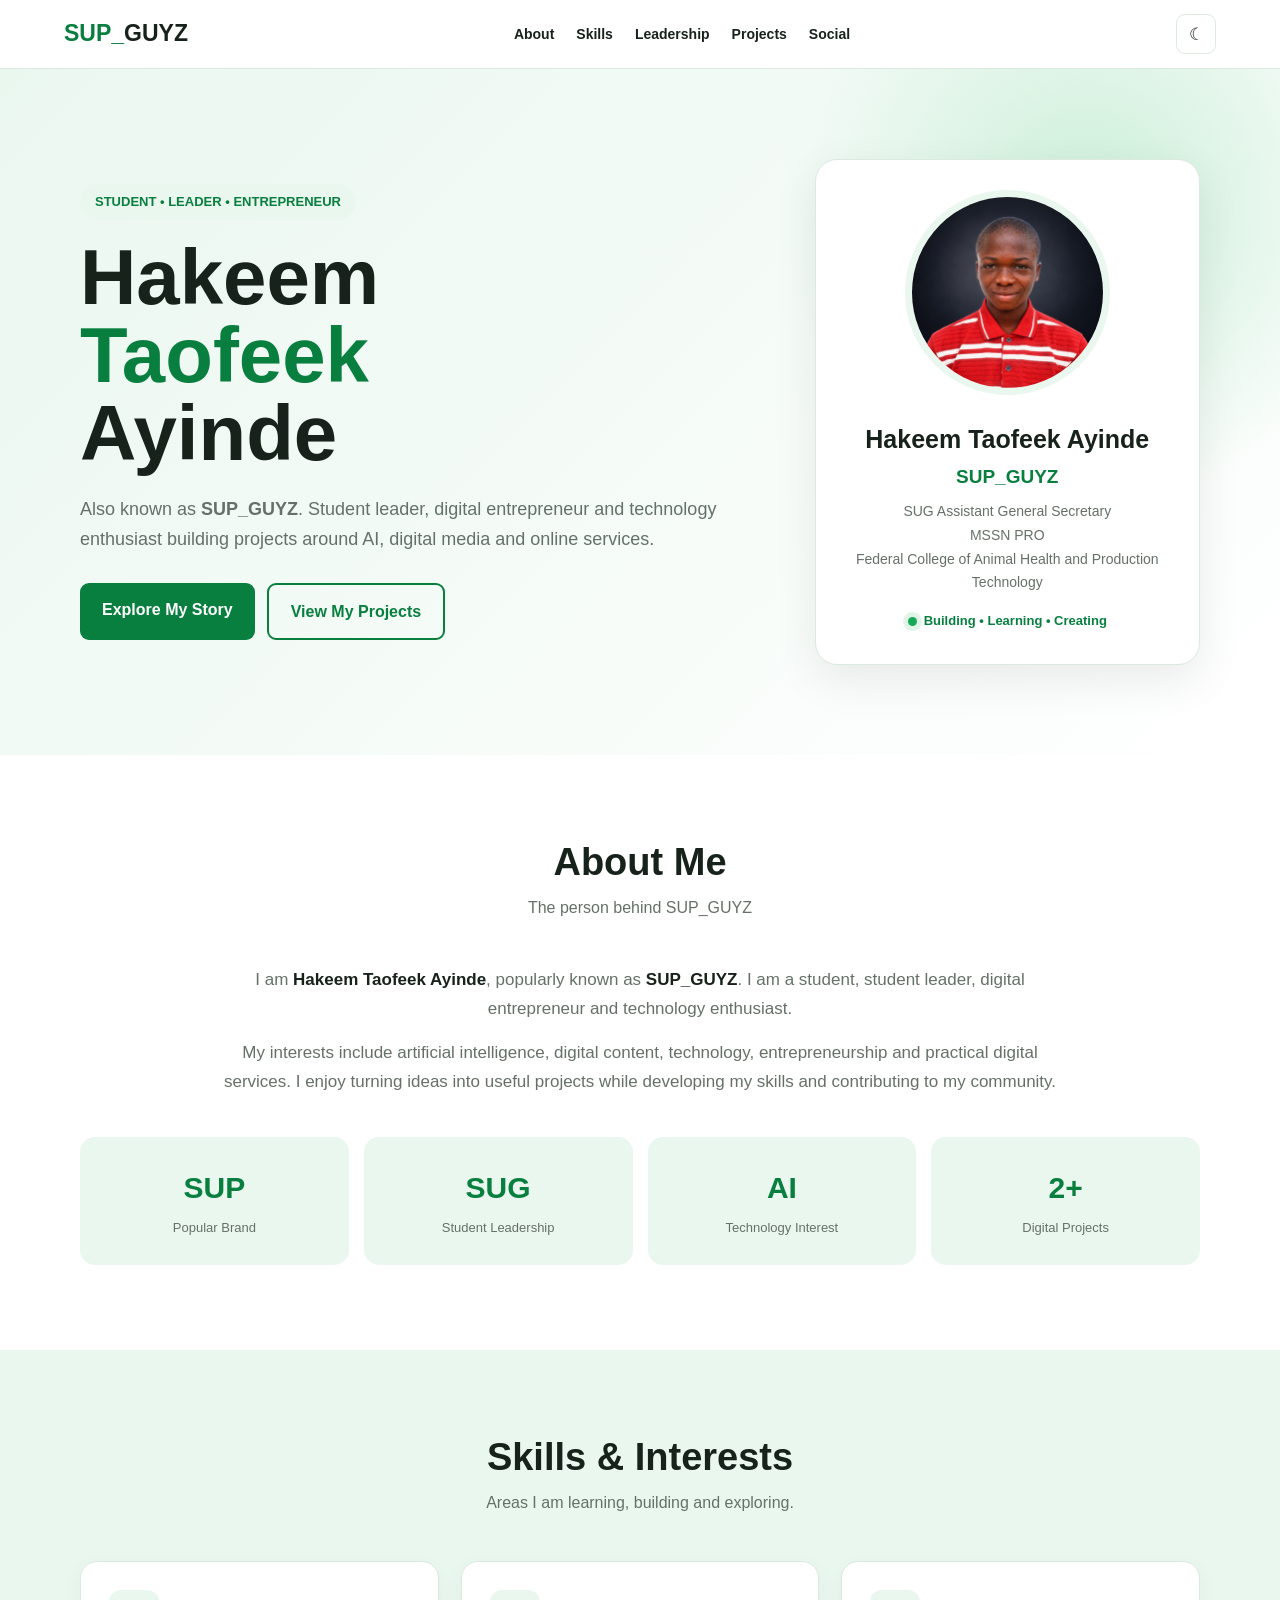
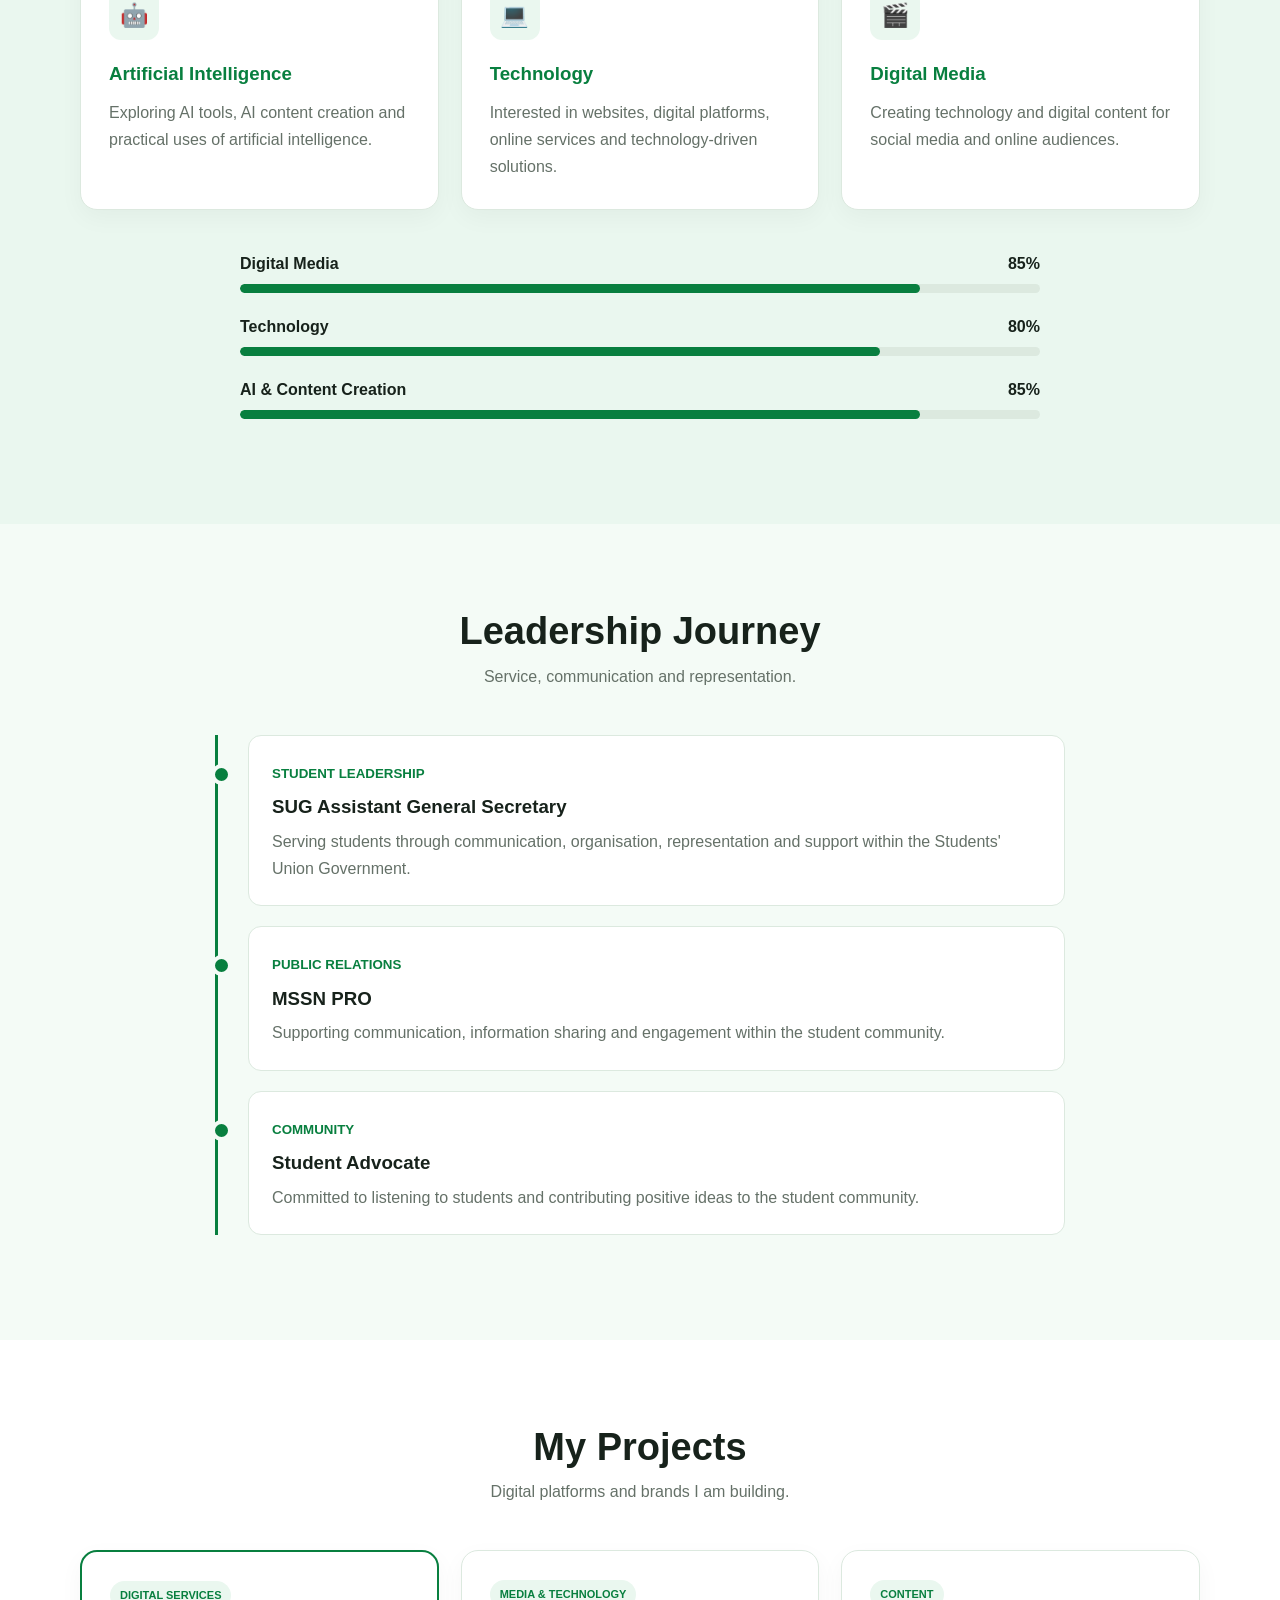
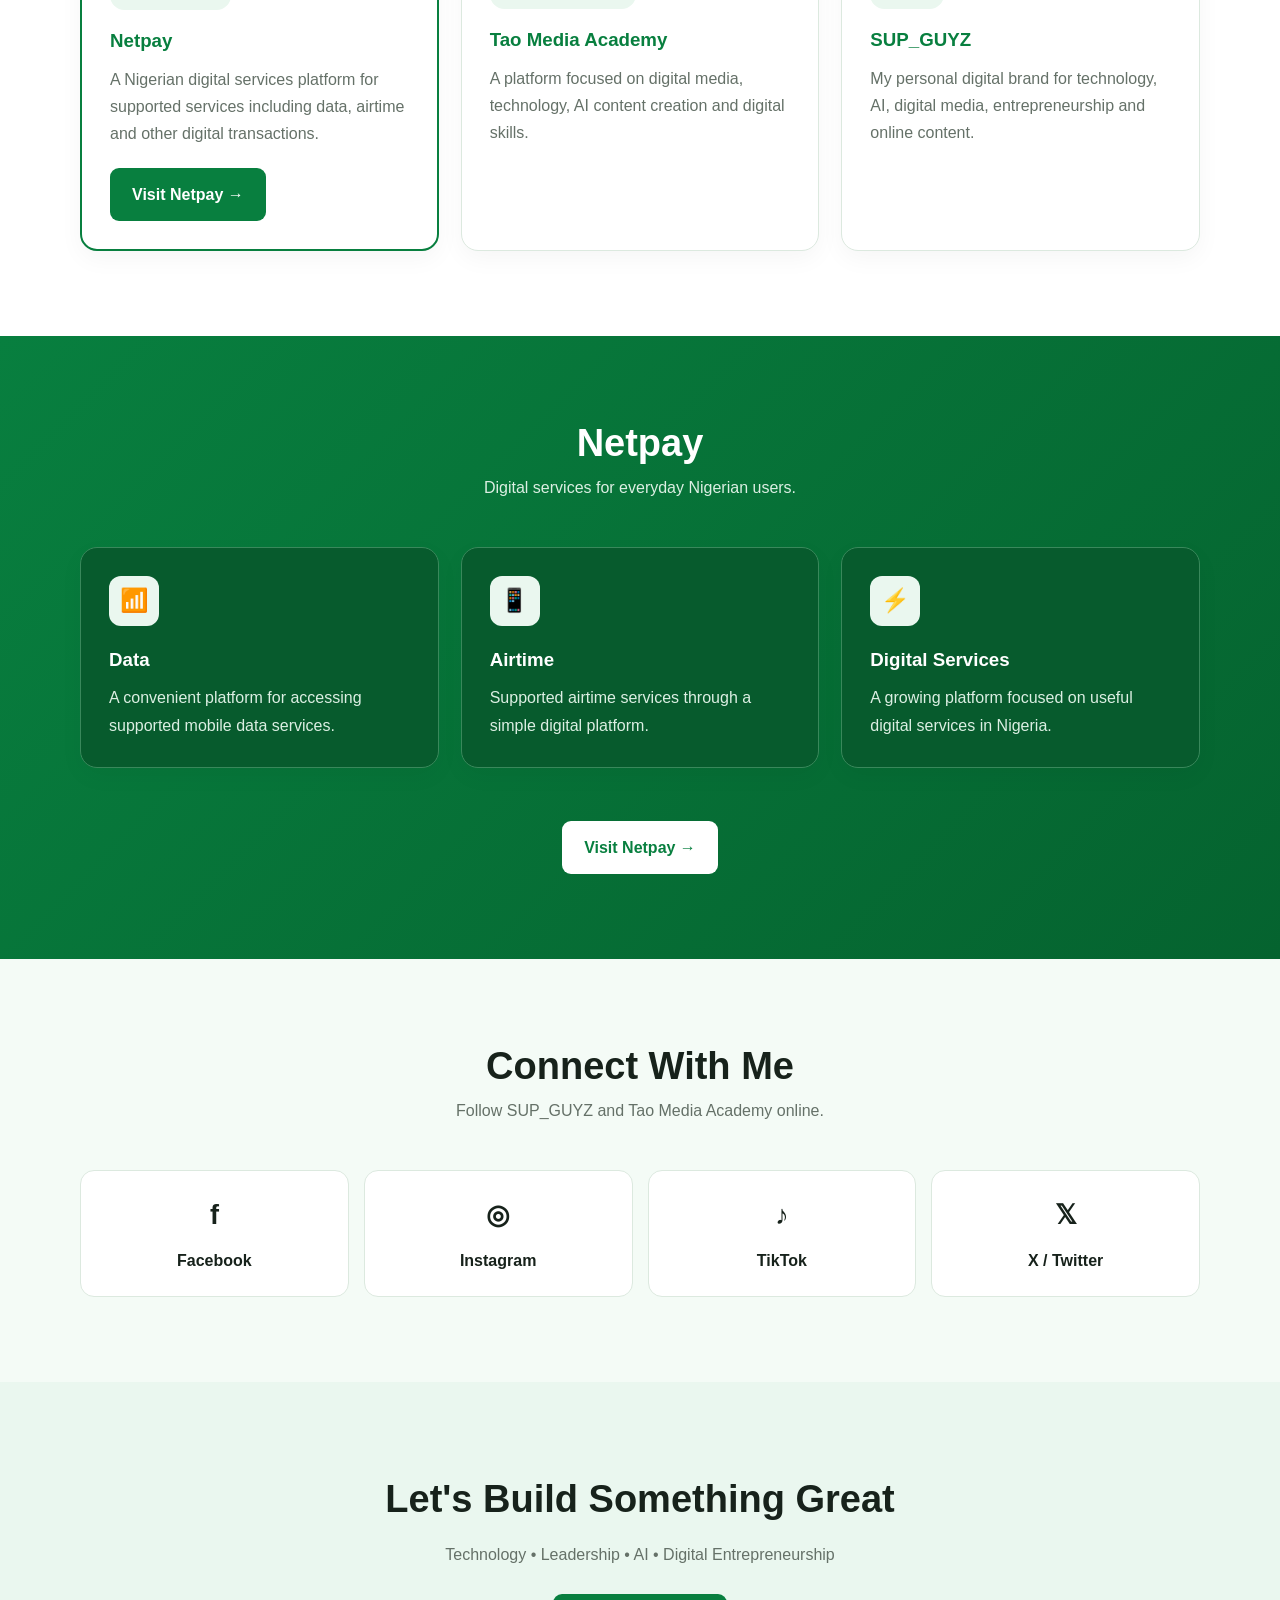
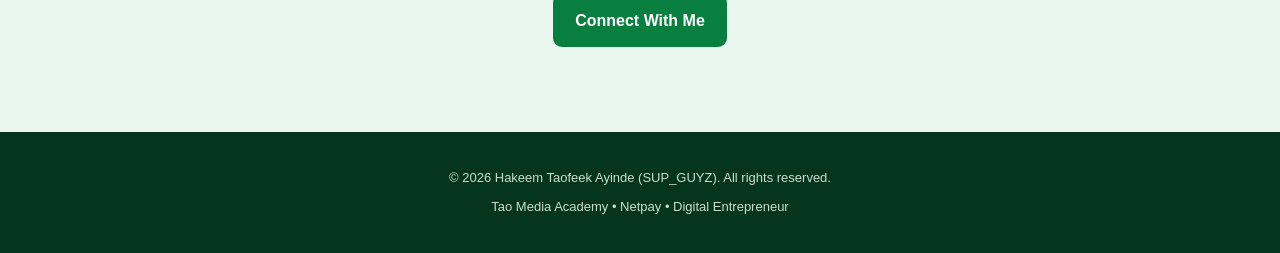
<file: index.html>
<!DOCTYPE html>
<html lang="en">
<head>
<meta charset="UTF-8">
<meta name="viewport" content="width=device-width, initial-scale=1.0">

<meta name="google-site-verification" content="IPFIKmFvtoQdLbRA_IsdgafdKXvmxO_IPjUXM6lC2Ks">

<title>Hakeem Taofeek Ayinde (SUP_GUYZ) | Digital Entrepreneur</title>

<meta name="description" content="Official website of Hakeem Taofeek Ayinde, popularly known as SUP_GUYZ — student leader, digital entrepreneur, technology enthusiast, founder of Tao Media Academy and Netpay.">

<meta name="keywords" content="Hakeem Taofeek Ayinde, SUP_GUYZ, Sup Guyz, Tao Media Academy, Netpay, cheap data, cheap data website, buy data online Nigeria, airtime website, VTU website, digital services Nigeria, SUG Assistant General Secretary, MSSN PRO">

<meta name="author" content="Hakeem Taofeek Ayinde">
<meta name="robots" content="index, follow">

<link rel="canonical" href="https://taofeek4.github.io/hakeem-taofeek-sug/">

<meta property="og:type" content="profile">
<meta property="og:title" content="Hakeem Taofeek Ayinde (SUP_GUYZ)">
<meta property="og:description" content="Student leader, digital entrepreneur and technology enthusiast.">
<meta property="og:url" content="https://taofeek4.github.io/hakeem-taofeek-sug/">

<script type="application/ld+json">
{
 "@context":"https://schema.org",
 "@type":"Person",
 "name":"Hakeem Taofeek Ayinde",
 "alternateName":"SUP_GUYZ",
 "url":"https://taofeek4.github.io/hakeem-taofeek-sug/",
 "description":"Student leader, digital entrepreneur and technology enthusiast.",
 "jobTitle":["SUG Assistant General Secretary","MSSN PRO"],
 "sameAs":[
  "https://www.facebook.com/profile.php?id=61594599100468",
  "https://www.instagram.com/taomediaacademy1/",
  "https://www.tiktok.com/@sup_guyz001",
  "https://x.com/Taomediaacademy",
  "https://netpay.com.ng/"
 ]
}
</script>

<style>
:root{
 --green:#087f3f;
 --dark:#05632f;
 --deep:#06351d;
 --light:#eaf7ef;
 --lighter:#f4fbf6;
 --white:#fff;
 --text:#17221b;
 --muted:#657168;
 --border:#dce9df;
 --shadow:0 15px 45px rgba(0,0,0,.08);
}

*{box-sizing:border-box;margin:0;padding:0}

html{scroll-behavior:smooth}

body{
 font-family:Arial,Helvetica,sans-serif;
 background:var(--lighter);
 color:var(--text);
 line-height:1.7;
 overflow-x:hidden;
 transition:.3s;
}

body.dark{
 --lighter:#0c1510;
 --white:#111c15;
 --text:#f1f7f3;
 --muted:#a9b9ae;
 --border:#26392d;
 --light:#15291d;
 --deep:#020d07;
}

a{text-decoration:none;color:inherit}

.container{
 width:min(1120px,90%);
 margin:auto;
}

nav{
 position:sticky;
 top:0;
 z-index:999;
 background:rgba(255,255,255,.94);
 backdrop-filter:blur(15px);
 border-bottom:1px solid var(--border);
 padding:14px 5%;
 display:flex;
 align-items:center;
 justify-content:space-between;
}

body.dark nav{background:rgba(17,28,21,.94)}

.logo{
 font-size:23px;
 font-weight:900;
 color:var(--green);
}

.logo span{color:var(--text)}

.navlinks{
 display:flex;
 gap:22px;
 list-style:none;
}

.navlinks a{
 font-size:14px;
 font-weight:700;
}

.navlinks a:hover{color:var(--green)}

.nav-actions{
 display:flex;
 align-items:center;
 gap:10px;
}

.theme,.menu{
 border:1px solid var(--border);
 background:var(--white);
 color:var(--text);
 width:40px;
 height:40px;
 border-radius:9px;
 cursor:pointer;
 font-size:17px;
}

.menu{display:none}

.hero{
 position:relative;
 padding:90px 0;
 overflow:hidden;
 background:
 radial-gradient(circle at 85% 20%,#ccefd9,transparent 25%),
 linear-gradient(135deg,#eaf7ef,#fff);
}

body.dark .hero{
 background:
 radial-gradient(circle at 85% 20%,#163b25,transparent 25%),
 linear-gradient(135deg,#0d1c13,#0c1510);
}

.hero-grid{
 display:grid;
 grid-template-columns:1.4fr .8fr;
 gap:60px;
 align-items:center;
}

.badge{
 display:inline-block;
 padding:7px 15px;
 border-radius:30px;
 background:var(--light);
 color:var(--green);
 font-size:13px;
 font-weight:800;
 margin-bottom:18px;
 animation:fadeUp .8s ease;
}

.hero h1{
 font-size:clamp(45px,7vw,78px);
 line-height:1;
 margin-bottom:22px;
 animation:fadeUp 1s ease;
}

.hero h1 span{color:var(--green)}

.hero-text{
 max-width:650px;
 color:var(--muted);
 font-size:18px;
 animation:fadeUp 1.2s ease;
}

.buttons{
 display:flex;
 gap:12px;
 flex-wrap:wrap;
 margin-top:28px;
}

.btn{
 display:inline-block;
 padding:13px 22px;
 border-radius:9px;
 font-weight:800;
 transition:.25s;
}

.primary{
 background:var(--green);
 color:white;
}

.primary:hover{
 background:var(--dark);
 transform:translateY(-3px);
}

.outline{
 border:2px solid var(--green);
 color:var(--green);
}

.outline:hover{
 background:var(--green);
 color:white;
}

.profile{
 background:var(--white);
 padding:30px;
 border-radius:22px;
 text-align:center;
 box-shadow:var(--shadow);
 border:1px solid var(--border);
 animation:float 4s ease-in-out infinite;
}

.profile img{
 width:205px;
 height:205px;
 object-fit:cover;
 border-radius:50%;
 border:7px solid var(--light);
}

.profile h2{
 margin-top:15px;
 font-size:25px;
}

.alias{
 color:var(--green);
 font-weight:900;
 font-size:19px;
}

.profile p{
 color:var(--muted);
 font-size:14px;
 margin-top:7px;
}

.status{
 display:inline-flex;
 align-items:center;
 gap:7px;
 margin-top:15px;
 font-size:13px;
 color:var(--green);
 font-weight:700;
}

.dot{
 width:9px;
 height:9px;
 background:#18a957;
 border-radius:50%;
 box-shadow:0 0 0 5px #18a95722;
}

section{padding:85px 0}

.section-head{
 text-align:center;
 margin-bottom:45px;
}

.section-head h2{
 font-size:38px;
 line-height:1.2;
 margin-bottom:8px;
}

.section-head p{color:var(--muted)}

.about{
 background:var(--white);
}

.about-content{
 max-width:850px;
 margin:auto;
 text-align:center;
 font-size:17px;
 color:var(--muted);
}

.about-content strong{color:var(--text)}

.stats{
 display:grid;
 grid-template-columns:repeat(4,1fr);
 gap:15px;
 margin-top:40px;
}

.stat{
 background:var(--light);
 padding:25px 15px;
 border-radius:15px;
 text-align:center;
}

.stat strong{
 display:block;
 color:var(--green);
 font-size:30px;
}

.stat span{
 color:var(--muted);
 font-size:13px;
}

.cards{
 display:grid;
 grid-template-columns:repeat(3,1fr);
 gap:22px;
}

.card{
 background:var(--white);
 border:1px solid var(--border);
 padding:28px;
 border-radius:17px;
 box-shadow:0 8px 25px rgba(0,0,0,.04);
 transition:.3s;
}

.card:hover{
 transform:translateY(-7px);
 box-shadow:var(--shadow);
 border-color:#9bd2ad;
}

.icon{
 width:50px;
 height:50px;
 border-radius:12px;
 display:grid;
 place-items:center;
 background:var(--light);
 color:var(--green);
 font-size:23px;
 margin-bottom:18px;
}

.card h3{
 margin-bottom:9px;
 color:var(--green);
}

.card p{color:var(--muted)}

.skills{
 background:var(--light);
}

.skill{
 margin-bottom:20px;
}

.skill-top{
 display:flex;
 justify-content:space-between;
 font-weight:700;
 margin-bottom:7px;
}

.bar{
 height:9px;
 background:var(--border);
 border-radius:20px;
 overflow:hidden;
}

.bar span{
 display:block;
 height:100%;
 width:0;
 background:var(--green);
 border-radius:20px;
 transition:1.5s ease;
}

.timeline{
 max-width:850px;
 margin:auto;
 border-left:3px solid var(--green);
 padding-left:30px;
}

.timeline-item{
 position:relative;
 background:var(--white);
 border:1px solid var(--border);
 padding:23px;
 border-radius:13px;
 margin-bottom:20px;
}

.timeline-item:before{
 content:"";
 position:absolute;
 width:13px;
 height:13px;
 background:var(--green);
 border-radius:50%;
 left:-38px;
 top:28px;
 border:4px solid var(--lighter);
}

.timeline-item small{
 color:var(--green);
 font-weight:800;
}

.timeline-item h3{margin:5px 0}

.timeline-item p{color:var(--muted)}

.projects{
 background:var(--white);
}

.project-card{
 position:relative;
 overflow:hidden;
}

.project-card.featured{
 border:2px solid var(--green);
}

.project-tag{
 display:inline-block;
 background:var(--light);
 color:var(--green);
 padding:5px 10px;
 border-radius:20px;
 font-size:11px;
 font-weight:800;
 margin-bottom:15px;
}

.netpay{
 background:linear-gradient(135deg,var(--green),var(--dark));
 color:white;
}

.netpay .section-head p{color:#dcefe3}

.netpay .card{
 background:#075b2d;
 border-color:#39885b;
}

.netpay .card h3{color:white}

.netpay .card p{color:#dcefe3}

.netpay .btn{
 background:white;
 color:var(--green);
 margin-top:18px;
}

.social-grid{
 display:grid;
 grid-template-columns:repeat(4,1fr);
 gap:15px;
}

.social-card{
 background:var(--white);
 border:1px solid var(--border);
 border-radius:14px;
 padding:22px;
 text-align:center;
 font-weight:800;
 transition:.25s;
}

.social-card:hover{
 transform:translateY(-5px);
 color:var(--green);
 border-color:var(--green);
}

.social-icon{
 font-size:27px;
 margin-bottom:8px;
}

.cta{
 background:var(--light);
 text-align:center;
}

.cta h2{
 font-size:38px;
 margin-bottom:10px;
}

.cta p{
 color:var(--muted);
 margin-bottom:25px;
}

footer{
 background:var(--deep);
 color:white;
 padding:35px 0;
 text-align:center;
}

footer p{
 color:#c8ded0;
 font-size:13px;
}

.top{
 position:fixed;
 right:20px;
 bottom:20px;
 width:45px;
 height:45px;
 border:0;
 border-radius:50%;
 background:var(--green);
 color:white;
 cursor:pointer;
 font-size:18px;
 display:none;
 box-shadow:var(--shadow);
}

.reveal{
 opacity:0;
 transform:translateY(30px);
 transition:opacity .7s,transform .7s;
}

.reveal.show{
 opacity:1;
 transform:translateY(0);
}

@keyframes fadeUp{
 from{opacity:0;transform:translateY(25px)}
 to{opacity:1;transform:translateY(0)}
}

@keyframes float{
 0%,100%{transform:translateY(0)}
 50%{transform:translateY(-8px)}
}

@media(max-width:850px){

 .navlinks{
  display:none;
  position:absolute;
  top:69px;
  left:0;
  width:100%;
  background:var(--white);
  flex-direction:column;
  padding:20px 5%;
  border-bottom:1px solid var(--border);
 }

 .navlinks.open{display:flex}

 .menu{display:block}

 .hero{padding:65px 0}

 .hero-grid{
  grid-template-columns:1fr;
  text-align:center;
 }

 .hero-text{margin:auto}

 .buttons{justify-content:center}

 .cards{
  grid-template-columns:1fr 1fr;
 }

 .stats{
  grid-template-columns:1fr 1fr;
 }

 .social-grid{
  grid-template-columns:1fr 1fr;
 }
}

@media(max-width:550px){

 .hero h1{font-size:47px}

 .profile img{
  width:165px;
  height:165px;
 }

 .cards{
  grid-template-columns:1fr;
 }

 .stats{
  grid-template-columns:1fr 1fr;
 }

 .social-grid{
  grid-template-columns:1fr;
 }

 .section-head h2,
 .cta h2{
  font-size:30px;
 }

 section{padding:65px 0}
}
</style>
</head>

<body>

<nav>
<div class="logo">SUP_<span>GUYZ</span></div>

<ul class="navlinks" id="navlinks">
<li><a href="#about">About</a></li>
<li><a href="#skills">Skills</a></li>
<li><a href="#leadership">Leadership</a></li>
<li><a href="#projects">Projects</a></li>
<li><a href="#social">Social</a></li>
</ul>

<div class="nav-actions">
<button class="theme" id="themeBtn" title="Change theme">☾</button>
<button class="menu" id="menuBtn">☰</button>
</div>
</nav>

<header class="hero">
<div class="container hero-grid">

<div>
<div class="badge">STUDENT • LEADER • ENTREPRENEUR</div>

<h1>
Hakeem<br>
<span>Taofeek</span><br>
Ayinde
</h1>

<p class="hero-text">
Also known as <strong>SUP_GUYZ</strong>.
Student leader, digital entrepreneur and technology enthusiast
building projects around AI, digital media and online services.
</p>

<div class="buttons">
<a href="#about" class="btn primary">Explore My Story</a>
<a href="#projects" class="btn outline">View My Projects</a>
</div>
</div>

<div class="profile">
<img src="hakeem-taofeek.png"
     alt="Hakeem Taofeek Ayinde popularly known as SUP_GUYZ">
<h2>Hakeem Taofeek Ayinde</h2>

<div class="alias">SUP_GUYZ</div>

<p>
SUG Assistant General Secretary<br>
MSSN PRO<br>
Federal College of Animal Health and Production Technology
</p>

<div class="status">
<span class="dot"></span>
Building • Learning • Creating
</div>
</div>

</div>
</header>

<section id="about" class="about">
<div class="container reveal">

<div class="section-head">
<h2>About Me</h2>
<p>The person behind SUP_GUYZ</p>
</div>

<div class="about-content">
<p>
I am <strong>Hakeem Taofeek Ayinde</strong>, popularly known as
<strong>SUP_GUYZ</strong>. I am a student, student leader,
digital entrepreneur and technology enthusiast.
</p>

<p style="margin-top:16px">
My interests include artificial intelligence, digital content,
technology, entrepreneurship and practical digital services.
I enjoy turning ideas into useful projects while developing
my skills and contributing to my community.
</p>
</div>

<div class="stats">
<div class="stat">
<strong>SUP</strong>
<span>Popular Brand</span>
</div>

<div class="stat">
<strong>SUG</strong>
<span>Student Leadership</span>
</div>

<div class="stat">
<strong>AI</strong>
<span>Technology Interest</span>
</div>

<div class="stat">
<strong>2+</strong>
<span>Digital Projects</span>
</div>
</div>

</div>
</section>

<section id="skills" class="skills">
<div class="container reveal">

<div class="section-head">
<h2>Skills & Interests</h2>
<p>Areas I am learning, building and exploring.</p>
</div>

<div class="cards">

<div class="card">
<div class="icon">🤖</div>
<h3>Artificial Intelligence</h3>
<p>
Exploring AI tools, AI content creation and practical uses of
artificial intelligence.
</p>
</div>

<div class="card">
<div class="icon">💻</div>
<h3>Technology</h3>
<p>
Interested in websites, digital platforms, online services and
technology-driven solutions.
</p>
</div>

<div class="card">
<div class="icon">🎬</div>
<h3>Digital Media</h3>
<p>
Creating technology and digital content for social media and
online audiences.
</p>
</div>

</div>

<div style="max-width:800px;margin:40px auto 0">

<div class="skill">
<div class="skill-top">
<span>Digital Media</span><span>85%</span>
</div>
<div class="bar"><span data-width="85%"></span></div>
</div>

<div class="skill">
<div class="skill-top">
<span>Technology</span><span>80%</span>
</div>
<div class="bar"><span data-width="80%"></span></div>
</div>

<div class="skill">
<div class="skill-top">
<span>AI & Content Creation</span><span>85%</span>
</div>
<div class="bar"><span data-width="85%"></span></div>
</div>

</div>

</div>
</section>

<section id="leadership">
<div class="container reveal">

<div class="section-head">
<h2>Leadership Journey</h2>
<p>Service, communication and representation.</p>
</div>

<div class="timeline">

<div class="timeline-item">
<small>STUDENT LEADERSHIP</small>
<h3>SUG Assistant General Secretary</h3>
<p>
Serving students through communication, organisation,
representation and support within the Students' Union Government.
</p>
</div>

<div class="timeline-item">
<small>PUBLIC RELATIONS</small>
<h3>MSSN PRO</h3>
<p>
Supporting communication, information sharing and engagement
within the student community.
</p>
</div>

<div class="timeline-item">
<small>COMMUNITY</small>
<h3>Student Advocate</h3>
<p>
Committed to listening to students and contributing positive
ideas to the student community.
</p>
</div>

</div>
</div>
</section>

<section id="projects" class="projects">
<div class="container reveal">

<div class="section-head">
<h2>My Projects</h2>
<p>Digital platforms and brands I am building.</p>
</div>

<div class="cards">

<div class="card project-card featured">
<div class="project-tag">DIGITAL SERVICES</div>
<h3>Netpay</h3>
<p>
A Nigerian digital services platform for supported services
including data, airtime and other digital transactions.
</p>

<a href="https://netpay.com.ng/"
target="_blank"
rel="noopener"
class="btn primary"
style="margin-top:20px">
Visit Netpay →
</a>
</div>

<div class="card project-card">
<div class="project-tag">MEDIA & TECHNOLOGY</div>
<h3>Tao Media Academy</h3>
<p>
A platform focused on digital media, technology, AI content
creation and digital skills.
</p>
</div>

<div class="card project-card">
<div class="project-tag">CONTENT</div>
<h3>SUP_GUYZ</h3>
<p>
My personal digital brand for technology, AI, digital media,
entrepreneurship and online content.
</p>
</div>

</div>

</div>
</section>

<section class="netpay">
<div class="container reveal">

<div class="section-head">
<h2>Netpay</h2>
<p>
Digital services for everyday Nigerian users.
</p>
</div>

<div class="cards">

<div class="card">
<div class="icon">📶</div>
<h3>Data</h3>
<p>
A convenient platform for accessing supported mobile data
services.
</p>
</div>

<div class="card">
<div class="icon">📱</div>
<h3>Airtime</h3>
<p>
Supported airtime services through a simple digital platform.
</p>
</div>

<div class="card">
<div class="icon">⚡</div>
<h3>Digital Services</h3>
<p>
A growing platform focused on useful digital services in Nigeria.
</p>
</div>

</div>

<div style="text-align:center;margin-top:35px">
<a href="https://netpay.com.ng/"
target="_blank"
rel="noopener"
class="btn">
Visit Netpay →
</a>
</div>

</div>
</section>

<section id="social">
<div class="container reveal">

<div class="section-head">
<h2>Connect With Me</h2>
<p>Follow SUP_GUYZ and Tao Media Academy online.</p>
</div>

<div class="social-grid">

<a class="social-card"
href="https://www.facebook.com/profile.php?id=61594599100468"
target="_blank" rel="noopener">
<div class="social-icon">f</div>
Facebook
</a>

<a class="social-card"
href="https://www.instagram.com/taomediaacademy1/"
target="_blank" rel="noopener">
<div class="social-icon">◎</div>
Instagram
</a>

<a class="social-card"
href="https://www.tiktok.com/@sup_guyz001"
target="_blank" rel="noopener">
<div class="social-icon">♪</div>
TikTok
</a>

<a class="social-card"
href="https://x.com/Taomediaacademy"
target="_blank" rel="noopener">
<div class="social-icon">𝕏</div>
X / Twitter
</a>

</div>

</div>
</section>

<section class="cta">
<div class="container reveal">

<h2>Let's Build Something Great</h2>

<p>
Technology • Leadership • AI • Digital Entrepreneurship
</p>

<a href="https://www.instagram.com/taomediaacademy1/"
target="_blank"
rel="noopener"
class="btn primary">
Connect With Me
</a>

</div>
</section>

<footer>
<div class="container">
<p>
© 2026 Hakeem Taofeek Ayinde (SUP_GUYZ). All rights reserved.
</p>

<p style="margin-top:7px">
Tao Media Academy • Netpay • Digital Entrepreneur
</p>
</div>
</footer>

<button class="top" id="topBtn">↑</button>

<script>
const menuBtn=document.getElementById("menuBtn");
const navlinks=document.getElementById("navlinks");
const themeBtn=document.getElementById("themeBtn");
const topBtn=document.getElementById("topBtn");

menuBtn.onclick=()=>{
 navlinks.classList.toggle("open");
 menuBtn.textContent=navlinks.classList.contains("open")?"✕":"☰";
};

document.querySelectorAll(".navlinks a").forEach(link=>{
 link.onclick=()=>{
  navlinks.classList.remove("open");
  menuBtn.textContent="☰";
 };
});

themeBtn.onclick=()=>{
 document.body.classList.toggle("dark");
 themeBtn.textContent=document.body.classList.contains("dark")?"☀":"☾";
};

window.addEventListener("scroll",()=>{
 topBtn.style.display=window.scrollY>500?"block":"none";
});

topBtn.onclick=()=>{
 window.scrollTo({top:0,behavior:"smooth"});
};

const observer=new IntersectionObserver(entries=>{
 entries.forEach(entry=>{
  if(entry.isIntersecting){
   entry.target.classList.add("show");

   entry.target.querySelectorAll(".bar span").forEach(bar=>{
    bar.style.width=bar.dataset.width;
   });
  }
 });
},{threshold:.15});

document.querySelectorAll(".reveal").forEach(el=>observer.observe(el));
</script>

</body>
  </html>
</file>
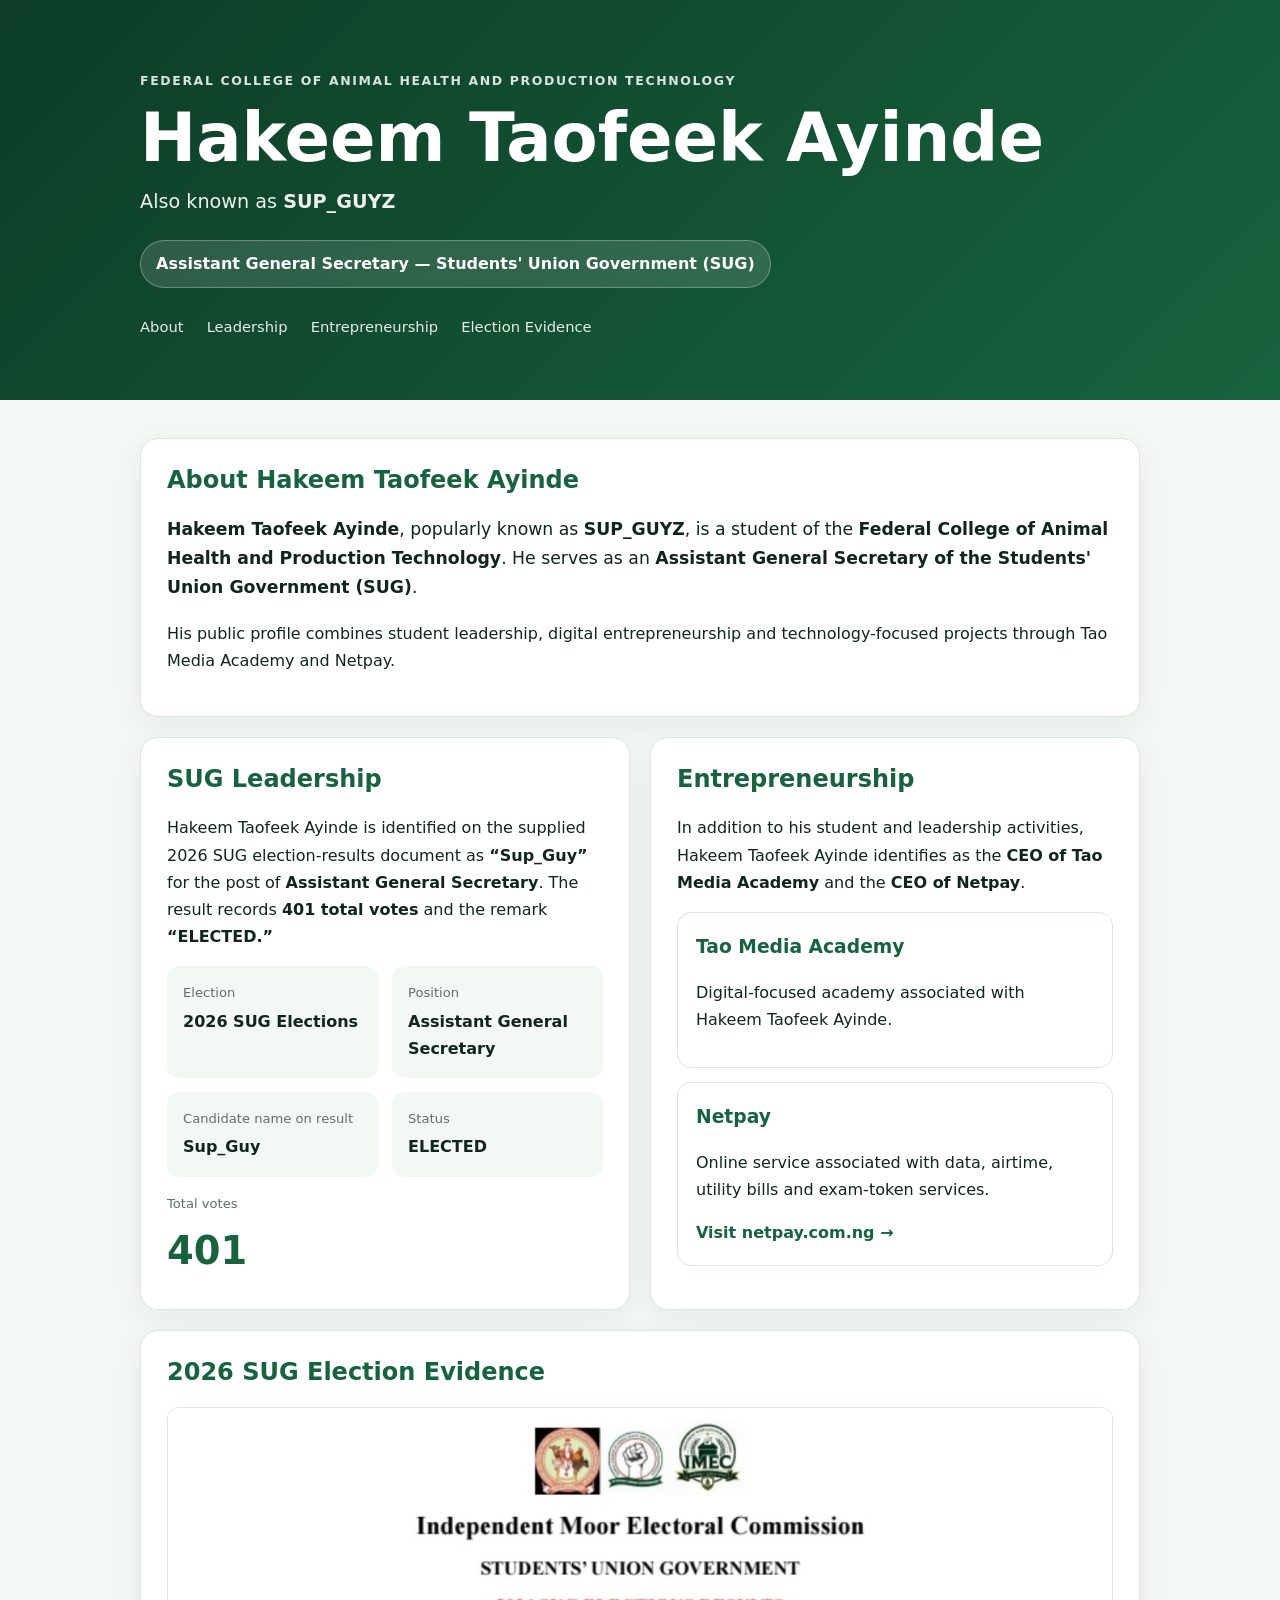
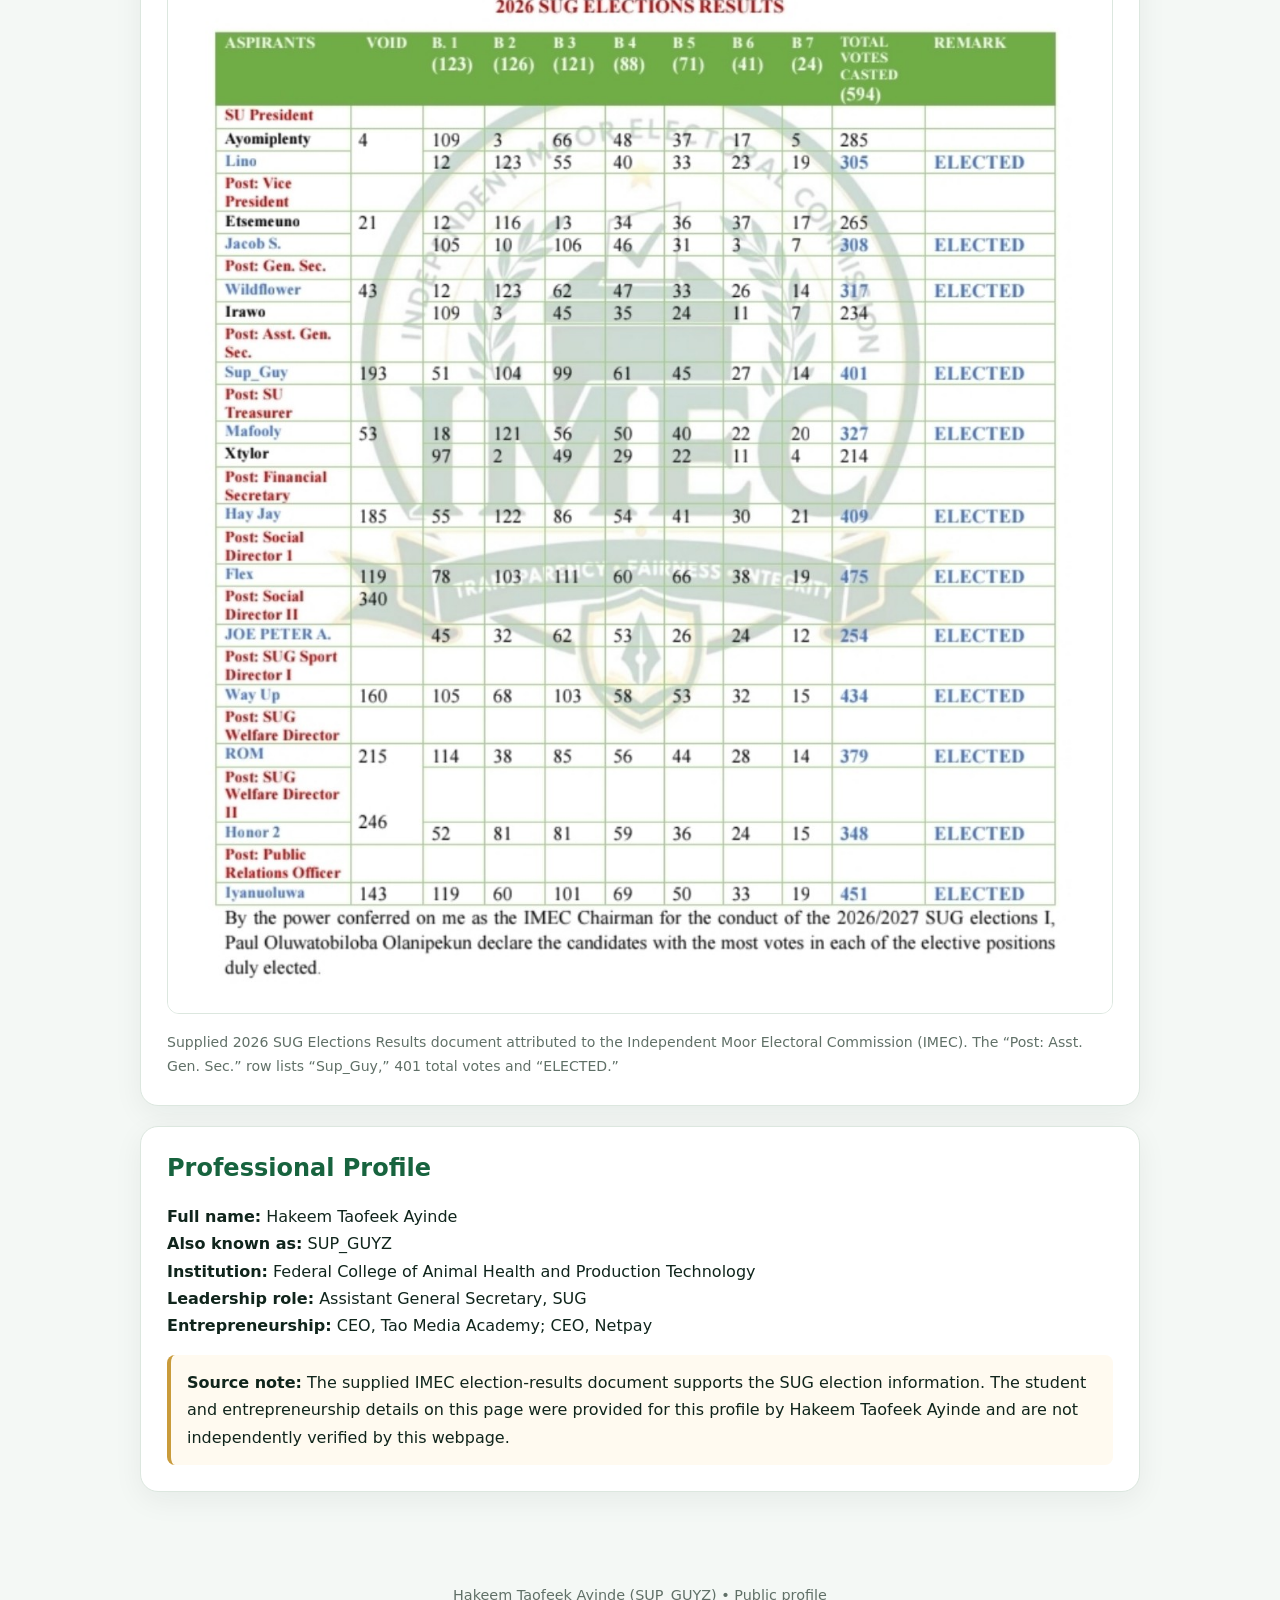
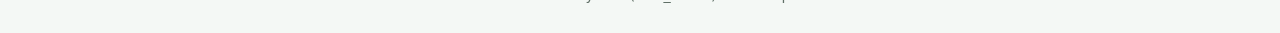
<file: Index.html>
<!doctype html>
<html lang="en">
<head>
  <meta charset="utf-8">
  <meta name="viewport" content="width=device-width, initial-scale=1">
  <title>Hakeem Taofeek Ayinde (SUP_GUYZ) | Assistant General Secretary, SUG</title>
  <meta name="description" content="Hakeem Taofeek Ayinde, popularly known as SUP_GUYZ, is an Assistant General Secretary of the Students' Union Government at the Federal College of Animal Health and Production Technology. He is also a student and identifies as CEO of Tao Media Academy and Netpay.">
  <meta name="keywords" content="Hakeem Taofeek Ayinde, SUP_GUYZ, Sup_Guy, Assistant General Secretary, SUG, FCAHPT, Federal College of Animal Health and Production Technology, Tao Media Academy, Netpay">
  <meta name="robots" content="index, follow">
  <link rel="canonical" href="https://YOUR-USERNAME.github.io/YOUR-REPOSITORY/">
  <meta property="og:title" content="Hakeem Taofeek Ayinde (SUP_GUYZ)">
  <meta property="og:description" content="Student, SUG Assistant General Secretary, and entrepreneur.">
  <meta property="og:type" content="profile">
  <style>
    :root {
      --ink:#10251c; --green:#17633e; --green2:#0d3d27;
      --light:#f4f8f5; --gold:#c99b3b; --muted:#607067;
      --white:#fff; --border:#dce7df;
    }
    * { box-sizing:border-box; }
    html { scroll-behavior:smooth; }
    body { margin:0; font-family:Inter,system-ui,-apple-system,Segoe UI,Roboto,Arial,sans-serif;
            color:var(--ink); background:var(--light); line-height:1.7; }
    .hero { background:linear-gradient(135deg,var(--green2),var(--green)); color:white; padding:70px 20px 60px; }
    .wrap { max-width:1000px; margin:auto; }
    .eyebrow { text-transform:uppercase; letter-spacing:.13em; font-size:.78rem; opacity:.85; font-weight:800; }
    h1 { font-size:clamp(2.2rem,6vw,4.2rem); line-height:1.05; margin:12px 0; }
    .aka { font-size:1.2rem; opacity:.93; }
    .badge { display:inline-block; margin-top:22px; padding:9px 15px; border-radius:999px;
              background:rgba(255,255,255,.13); border:1px solid rgba(255,255,255,.28); font-weight:750; }
    nav { margin-top:25px; }
    nav a { color:white; text-decoration:none; margin-right:18px; font-size:.92rem; opacity:.9; }
    main { padding:38px 20px 65px; }
    .grid { display:grid; grid-template-columns:1fr 1fr; gap:20px; }
    .card { background:white; border:1px solid var(--border); border-radius:18px; padding:26px;
             box-shadow:0 8px 30px rgba(16,37,28,.06); }
    .full { grid-column:1/-1; }
    h2 { margin-top:0; color:var(--green); line-height:1.25; }
    .lead { font-size:1.08rem; }
    .facts { display:grid; grid-template-columns:repeat(2,1fr); gap:14px; }
    .fact { background:var(--light); border-radius:12px; padding:16px; }
    .label { display:block; color:var(--muted); font-size:.82rem; margin-bottom:3px; }
    .value { font-weight:750; }
    .result { font-size:2.4rem; color:var(--green); font-weight:850; }
    .role-grid { display:grid; grid-template-columns:repeat(3,1fr); gap:14px; }
    .role { border:1px solid var(--border); border-radius:14px; padding:18px; }
    .role h3 { margin:0 0 6px; color:var(--green); }
    .link { color:var(--green); font-weight:750; text-decoration:none; }
    figure { margin:0; }
    figure img { width:100%; height:auto; border-radius:12px; border:1px solid var(--border); }
    figcaption { color:var(--muted); font-size:.88rem; margin-top:9px; }
    .note { border-left:4px solid var(--gold); padding:14px 16px; background:#fffaf0; border-radius:8px; }
    footer { text-align:center; padding:26px 20px; color:var(--muted); font-size:.9rem; }
    @media (max-width:760px) {
      .grid,.role-grid,.facts { grid-template-columns:1fr; }
      .full { grid-column:auto; }
      nav a { display:inline-block; margin-bottom:8px; }
    }
  </style>
</head>
<body>

<header class="hero">
  <div class="wrap">
    <div class="eyebrow">Federal College of Animal Health and Production Technology</div>
    <h1>Hakeem Taofeek Ayinde</h1>
    <div class="aka">Also known as <strong>SUP_GUYZ</strong></div>
    <div class="badge">Assistant General Secretary — Students' Union Government (SUG)</div>
    <nav aria-label="Main navigation">
      <a href="#about">About</a>
      <a href="#leadership">Leadership</a>
      <a href="#business">Entrepreneurship</a>
      <a href="#evidence">Election Evidence</a>
    </nav>
  </div>
</header>

<main>
  <div class="wrap grid">

    <section class="card full" id="about">
      <h2>About Hakeem Taofeek Ayinde</h2>
      <p class="lead">
        <strong>Hakeem Taofeek Ayinde</strong>, popularly known as <strong>SUP_GUYZ</strong>,
        is a student of the <strong>Federal College of Animal Health and Production Technology</strong>.
        He serves as an <strong>Assistant General Secretary of the Students' Union Government (SUG)</strong>.
      </p>
      <p>
        His public profile combines student leadership, digital entrepreneurship and technology-focused
        projects through Tao Media Academy and Netpay.
      </p>
    </section>

    <section class="card" id="leadership">
      <h2>SUG Leadership</h2>
      <p>
        Hakeem Taofeek Ayinde is identified on the supplied 2026 SUG election-results document as
        <strong>“Sup_Guy”</strong> for the post of <strong>Assistant General Secretary</strong>.
        The result records <strong>401 total votes</strong> and the remark <strong>“ELECTED.”</strong>
      </p>
      <div class="facts">
        <div class="fact"><span class="label">Election</span><span class="value">2026 SUG Elections</span></div>
        <div class="fact"><span class="label">Position</span><span class="value">Assistant General Secretary</span></div>
        <div class="fact"><span class="label">Candidate name on result</span><span class="value">Sup_Guy</span></div>
        <div class="fact"><span class="label">Status</span><span class="value">ELECTED</span></div>
      </div>
      <p style="margin-bottom:0"><span class="label">Total votes</span><span class="result">401</span></p>
    </section>

    <section class="card" id="business">
      <h2>Entrepreneurship</h2>
      <p>
        In addition to his student and leadership activities, Hakeem Taofeek Ayinde identifies as
        the <strong>CEO of Tao Media Academy</strong> and the <strong>CEO of Netpay</strong>.
      </p>
      <div class="role-grid" style="grid-template-columns:1fr;">
        <div class="role">
          <h3>Tao Media Academy</h3>
          <p>Digital-focused academy associated with Hakeem Taofeek Ayinde.</p>
        </div>
        <div class="role">
          <h3>Netpay</h3>
          <p>Online service associated with data, airtime, utility bills and exam-token services.</p>
          <a class="link" href="https://netpay.com.ng" rel="noopener">Visit netpay.com.ng →</a>
        </div>
      </div>
    </section>

    <section class="card full" id="evidence">
      <h2>2026 SUG Election Evidence</h2>
      <figure>
        <img src="[data-uri]"
             alt="2026 SUG Elections Results showing Sup_Guy elected Assistant General Secretary with 401 votes">
        <figcaption>
          Supplied 2026 SUG Elections Results document attributed to the Independent Moor Electoral Commission (IMEC).
          The “Post: Asst. Gen. Sec.” row lists “Sup_Guy,” 401 total votes and “ELECTED.”
        </figcaption>
      </figure>
    </section>

    <section class="card full">
      <h2>Professional Profile</h2>
      <p>
        <strong>Full name:</strong> Hakeem Taofeek Ayinde<br>
        <strong>Also known as:</strong> SUP_GUYZ<br>
        <strong>Institution:</strong> Federal College of Animal Health and Production Technology<br>
        <strong>Leadership role:</strong> Assistant General Secretary, SUG<br>
        <strong>Entrepreneurship:</strong> CEO, Tao Media Academy; CEO, Netpay
      </p>
      <div class="note">
        <strong>Source note:</strong> The supplied IMEC election-results document supports the SUG election
        information. The student and entrepreneurship details on this page were provided for this profile by
        Hakeem Taofeek Ayinde and are not independently verified by this webpage.
      </div>
    </section>

  </div>
</main>

<footer>
  <div class="wrap">
    Hakeem Taofeek Ayinde (SUP_GUYZ) • Public profile
  </div>
</footer>

<script type="application/ld+json">
{
  "@context":"https://schema.org",
  "@type":"Person",
  "name":"Hakeem Taofeek Ayinde",
  "alternateName":"SUP_GUYZ",
  "jobTitle":"Assistant General Secretary, Students' Union Government",
  "description":"Student of the Federal College of Animal Health and Production Technology, Assistant General Secretary of SUG, and entrepreneur associated with Tao Media Academy and Netpay.",
  "url":"https://YOUR-USERNAME.github.io/YOUR-REPOSITORY/"
}
</script>

</body>
</html>
</file>
